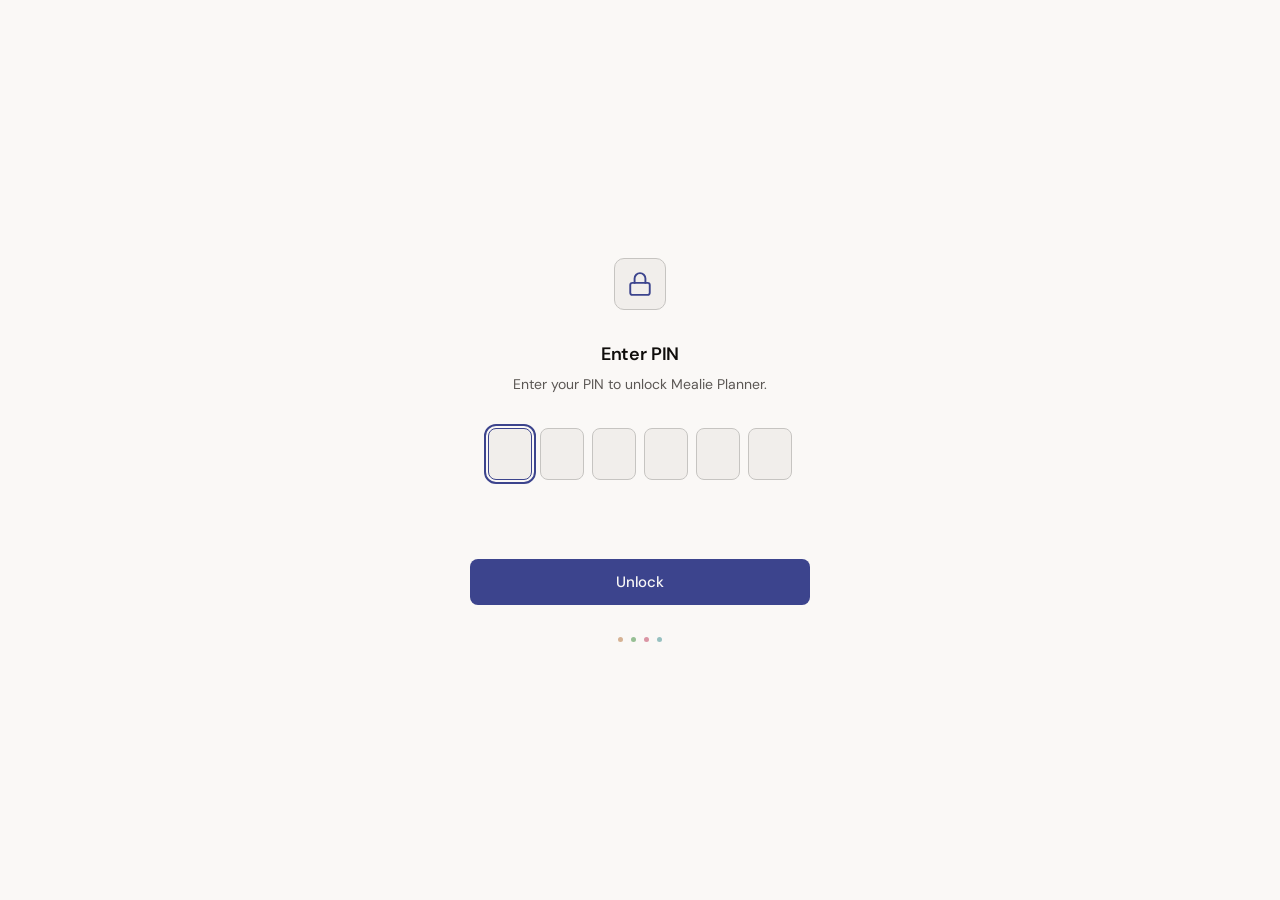
<file: mealie-planner/templates/auth.html>
<!DOCTYPE html>
<html lang="en">
<head>
  <meta charset="utf-8">
  <meta name="viewport" content="width=device-width, initial-scale=1, viewport-fit=cover">
  <meta name="theme-color" content="#1c1b19">
  <link rel="preconnect" href="https://fonts.googleapis.com">
  <link rel="preconnect" href="https://fonts.gstatic.com" crossorigin>
  <link href="https://fonts.googleapis.com/css2?family=DM+Sans:ital,opsz,wght@0,9..40,300..700;1,9..40,300..700&display=swap" rel="stylesheet">
  <link rel="icon" href="{{ ingress_path }}/favicon.ico" sizes="any">
  <title>Mealie Planner &middot; Unlock</title>
  <style>
    *, *::before, *::after { box-sizing: border-box; margin: 0; padding: 0; }

    :root {
      --bg:          oklch(11% 0 0);
      --surface:     oklch(16% 0.004 70);
      --border:      oklch(30% 0.004 70);
      --border-focus:oklch(60% 0.11 275);
      --accent:      oklch(60% 0.11 275);
      --on-accent:   oklch(98% 0.002 70);
      --text:        oklch(93% 0.004 70);
      --text-subtle: oklch(57% 0.006 70);
      --text-muted:  oklch(38% 0.005 70);
      --error:       oklch(58% 0.22 28);
      --meal-bf:     oklch(74% 0.13 68);
      --meal-lu:     oklch(67% 0.15 142);
      --meal-di:     oklch(60% 0.20 15);
      --meal-si:     oklch(64% 0.11 195);
      --radius:      10px;
    }

    @media (prefers-color-scheme: light) {
      :root {
        --bg:          oklch(98% 0.004 70);
        --surface:     oklch(95% 0.005 70);
        --border:      oklch(82% 0.004 70);
        --border-focus:oklch(42% 0.12 275);
        --accent:      oklch(42% 0.12 275);
        --on-accent:   oklch(98% 0.002 70);
        --text:        oklch(16% 0.006 70);
        --text-subtle: oklch(46% 0.007 70);
        --text-muted:  oklch(70% 0.005 70);
        --error:       oklch(42% 0.25 25);
        --meal-bf:     oklch(50% 0.16 65);
        --meal-lu:     oklch(44% 0.18 142);
        --meal-di:     oklch(44% 0.22 15);
        --meal-si:     oklch(46% 0.13 195);
      }
    }

    @media (prefers-reduced-motion: reduce) {
      *, *::before, *::after { animation: none !important; transition: none !important; }
    }

    body {
      min-height: 100dvh;
      background: var(--bg);
      color: var(--text);
      font-family: 'DM Sans', system-ui, -apple-system, sans-serif;
      font-optical-sizing: auto;
      display: flex;
      align-items: center;
      justify-content: center;
      padding: 24px;
      -webkit-font-smoothing: antialiased;
    }

    .card {
      width: 100%;
      max-width: 340px;
      display: flex;
      flex-direction: column;
      align-items: center;
      gap: 32px;
    }

    .card__icon {
      width: 52px;
      height: 52px;
      background: var(--surface);
      border: 1px solid var(--border);
      border-radius: var(--radius);
      display: flex;
      align-items: center;
      justify-content: center;
      color: var(--accent);
    }

    .card__text {
      text-align: center;
      display: flex;
      flex-direction: column;
      gap: 8px;
    }

    h1 {
      font-size: 1.125rem;
      font-weight: 600;
      letter-spacing: -0.01em;
      color: var(--text);
    }

    .sub {
      font-size: 0.875rem;
      color: var(--text-subtle);
      line-height: 1.55;
    }

    .boxes {
      display: flex;
      gap: 8px;
    }

    .box {
      width: 44px;
      height: 52px;
      background: var(--surface);
      border: 1.5px solid var(--border);
      border-radius: 8px;
      font-size: 1.25rem;
      font-weight: 600;
      font-family: inherit;
      text-align: center;
      color: var(--text);
      caret-color: var(--accent);
      outline: none;
      transition: border-color 0.15s;
      text-transform: uppercase;
    }

    .box:focus {
      border-color: var(--border-focus);
    }

    .box:focus-visible {
      outline: 2px solid var(--accent);
      outline-offset: 2px;
    }

    .box--filled {
      border-color: oklch(from var(--border) calc(l + 0.08) c h);
    }

    .btn {
      width: 100%;
      height: 46px;
      background: var(--accent);
      color: var(--on-accent);
      border: none;
      border-radius: 8px;
      font-size: 0.9375rem;
      font-weight: 500;
      font-family: inherit;
      cursor: pointer;
      transition: opacity 0.15s;
      letter-spacing: -0.01em;
    }

    .btn:hover:not(:disabled) {
      opacity: 0.88;
    }

    .btn:focus-visible {
      outline: 2px solid var(--accent);
      outline-offset: 2px;
    }

    .btn:disabled {
      opacity: 0.45;
      cursor: not-allowed;
    }

    .error {
      font-size: 0.8125rem;
      color: var(--error);
      text-align: center;
      min-height: 1.2em;
    }

    .meal-dots {
      display: flex;
      gap: 8px;
      align-items: center;
    }

    .meal-dots span {
      width: 5px;
      height: 5px;
      border-radius: 50%;
      opacity: 0.4;
    }

    .meal-dots span:nth-child(1) { background: var(--meal-bf); }
    .meal-dots span:nth-child(2) { background: var(--meal-lu); }
    .meal-dots span:nth-child(3) { background: var(--meal-di); }
    .meal-dots span:nth-child(4) { background: var(--meal-si); }
  </style>
</head>
<body>
  <div class="card">

    <div class="card__icon">
      <svg width="26" height="26" viewBox="0 0 24 24" fill="none" stroke="currentColor" stroke-width="1.75" stroke-linecap="round" stroke-linejoin="round">
        <rect x="3" y="11" width="18" height="11" rx="2" ry="2"/>
        <path d="M7 11V7a5 5 0 0 1 10 0v4"/>
      </svg>
    </div>

    <div class="card__text">
      <h1>Enter PIN</h1>
      <p class="sub">Enter your PIN to unlock Mealie Planner.</p>
    </div>

    <div class="boxes" id="boxes">
      <input class="box" type="text" maxlength="1" inputmode="text" autocomplete="off" data-index="0">
      <input class="box" type="text" maxlength="1" inputmode="text" autocomplete="off" data-index="1">
      <input class="box" type="text" maxlength="1" inputmode="text" autocomplete="off" data-index="2">
      <input class="box" type="text" maxlength="1" inputmode="text" autocomplete="off" data-index="3">
      <input class="box" type="text" maxlength="1" inputmode="text" autocomplete="off" data-index="4">
      <input class="box" type="text" maxlength="1" inputmode="text" autocomplete="off" data-index="5">
    </div>

    <p class="error" id="error" aria-live="polite"></p>

    <button class="btn" id="btn" type="button">Unlock</button>

    <div class="meal-dots">
      <span></span><span></span><span></span><span></span>
    </div>

  </div>

  <script>
    const boxes = Array.from(document.querySelectorAll('.box'));
    const btn = document.getElementById('btn');
    const err = document.getElementById('error');
    const params = new URLSearchParams(location.search);
    const raw = params.get('from') || '/';
    const from = raw.startsWith('/') && !raw.includes('://') ? raw : '/';

    boxes[0].focus();

    function updateFilled() {
      boxes.forEach(b => b.classList.toggle('box--filled', b.value.length > 0));
    }

    boxes.forEach((box, i) => {
      box.addEventListener('input', (e) => {
        const val = e.target.value.replace(/[^a-zA-Z0-9]/g, '').slice(-1);
        e.target.value = val;
        updateFilled();
        if (val && i < 5) boxes[i + 1].focus();
        if (i === 5 && val) attempt();
      });
      box.addEventListener('keydown', (e) => {
        if (e.key === 'Backspace' && !e.target.value && i > 0) {
          boxes[i - 1].focus();
          boxes[i - 1].value = '';
          updateFilled();
        }
      });
      box.addEventListener('paste', (e) => {
        e.preventDefault();
        const text = (e.clipboardData || window.clipboardData).getData('text').replace(/[^a-zA-Z0-9]/g, '').slice(0, 6);
        text.split('').forEach((ch, j) => { if (boxes[j]) boxes[j].value = ch; });
        updateFilled();
        if (text.length === 6) attempt();
      });
    });

    btn.addEventListener('click', attempt);

    async function attempt() {
      const pin = boxes.map(b => b.value).join('');
      if (pin.length < 6) { err.textContent = 'Enter all 6 characters.'; return; }
      btn.disabled = true;
      err.textContent = '';
      try {
        const res = await fetch('/api/auth/verify', {
          method: 'POST',
          headers: { 'Content-Type': 'application/json' },
          body: JSON.stringify({ pin }),
        });
        const data = await res.json();
        if (!res.ok) {
          err.textContent = data.detail || 'Incorrect PIN.';
          boxes.forEach(b => { b.value = ''; b.classList.remove('box--filled'); });
          boxes[0].focus();
          btn.disabled = false;
          return;
        }
        window.location.href = from;
      } catch {
        err.textContent = 'Network error. Try again.';
        btn.disabled = false;
      }
    }
  </script>
</body>
</html>
</file>
